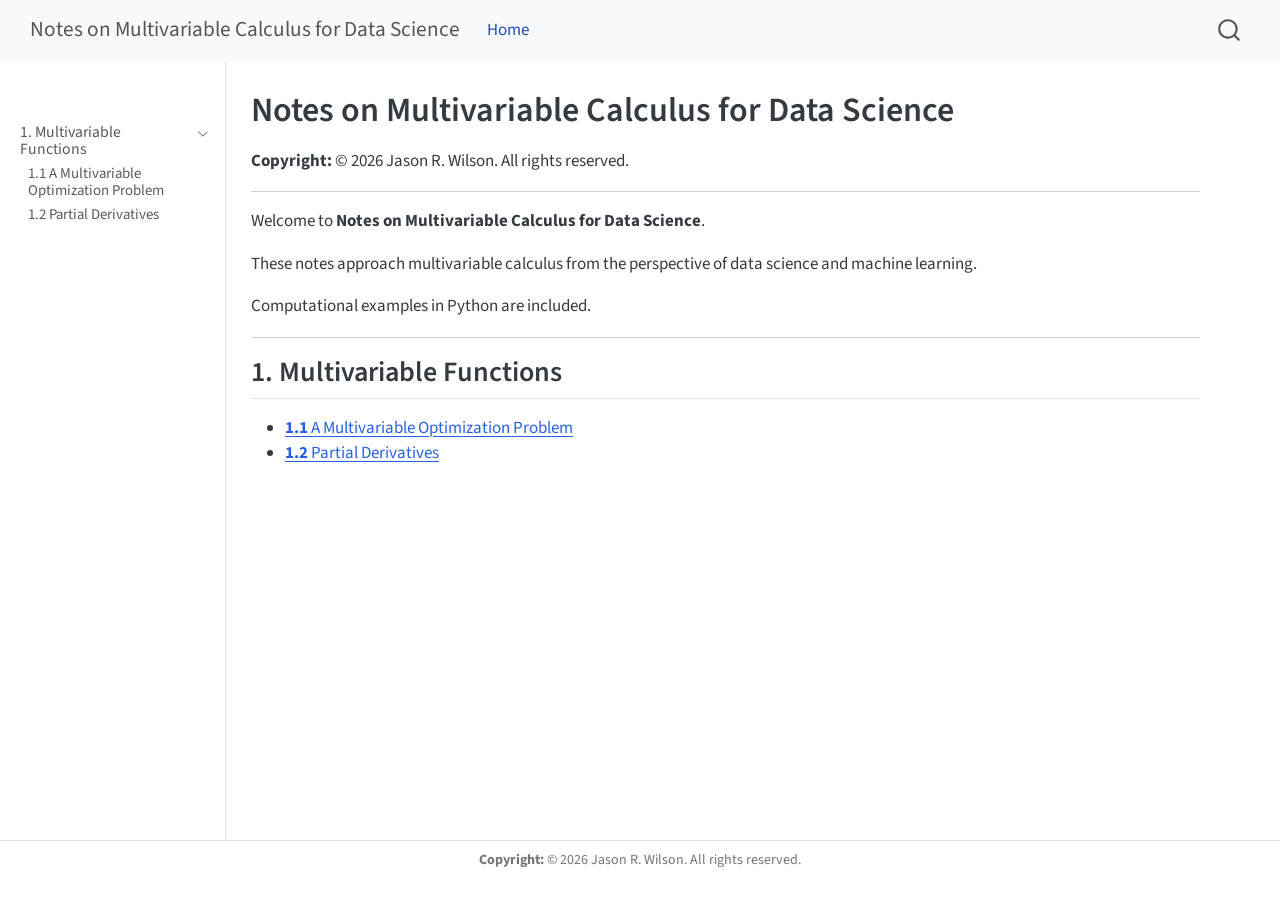
<file: docs/index.html>
<!DOCTYPE html>
<html xmlns="http://www.w3.org/1999/xhtml" lang="en" xml:lang="en"><head>

<meta charset="utf-8">
<meta name="generator" content="quarto-1.7.31">

<meta name="viewport" content="width=device-width, initial-scale=1.0, user-scalable=yes">


<title>Notes on Multivariable Calculus for Data Science</title>
<style>
code{white-space: pre-wrap;}
span.smallcaps{font-variant: small-caps;}
div.columns{display: flex; gap: min(4vw, 1.5em);}
div.column{flex: auto; overflow-x: auto;}
div.hanging-indent{margin-left: 1.5em; text-indent: -1.5em;}
ul.task-list{list-style: none;}
ul.task-list li input[type="checkbox"] {
  width: 0.8em;
  margin: 0 0.8em 0.2em -1em; /* quarto-specific, see https://github.com/quarto-dev/quarto-cli/issues/4556 */ 
  vertical-align: middle;
}
</style>


<script src="site_libs/quarto-nav/quarto-nav.js"></script>
<script src="site_libs/quarto-nav/headroom.min.js"></script>
<script src="site_libs/clipboard/clipboard.min.js"></script>
<script src="site_libs/quarto-search/autocomplete.umd.js"></script>
<script src="site_libs/quarto-search/fuse.min.js"></script>
<script src="site_libs/quarto-search/quarto-search.js"></script>
<meta name="quarto:offset" content="./">
<script src="site_libs/quarto-html/quarto.js" type="module"></script>
<script src="site_libs/quarto-html/tabsets/tabsets.js" type="module"></script>
<script src="site_libs/quarto-html/popper.min.js"></script>
<script src="site_libs/quarto-html/tippy.umd.min.js"></script>
<script src="site_libs/quarto-html/anchor.min.js"></script>
<link href="site_libs/quarto-html/tippy.css" rel="stylesheet">
<link href="site_libs/quarto-html/quarto-syntax-highlighting-e1a5c8363afafaef2c763b6775fbf3ca.css" rel="stylesheet" id="quarto-text-highlighting-styles">
<script src="site_libs/bootstrap/bootstrap.min.js"></script>
<link href="site_libs/bootstrap/bootstrap-icons.css" rel="stylesheet">
<link href="site_libs/bootstrap/bootstrap-960cc9eac5395d1658253b679c30d018.min.css" rel="stylesheet" append-hash="true" id="quarto-bootstrap" data-mode="light">
<script id="quarto-search-options" type="application/json">{
  "location": "navbar",
  "copy-button": false,
  "collapse-after": 3,
  "panel-placement": "end",
  "type": "overlay",
  "limit": 50,
  "keyboard-shortcut": [
    "f",
    "/",
    "s"
  ],
  "show-item-context": false,
  "language": {
    "search-no-results-text": "No results",
    "search-matching-documents-text": "matching documents",
    "search-copy-link-title": "Copy link to search",
    "search-hide-matches-text": "Hide additional matches",
    "search-more-match-text": "more match in this document",
    "search-more-matches-text": "more matches in this document",
    "search-clear-button-title": "Clear",
    "search-text-placeholder": "",
    "search-detached-cancel-button-title": "Cancel",
    "search-submit-button-title": "Submit",
    "search-label": "Search"
  }
}</script>


<link rel="stylesheet" href="styles.css">
</head>

<body class="nav-sidebar docked nav-fixed fullcontent quarto-light">

<div id="quarto-search-results"></div>
  <header id="quarto-header" class="headroom fixed-top">
    <nav class="navbar navbar-expand-lg " data-bs-theme="dark">
      <div class="navbar-container container-fluid">
      <div class="navbar-brand-container mx-auto">
    <a class="navbar-brand" href="./index.html">
    <span class="navbar-title">Notes on Multivariable Calculus for Data Science</span>
    </a>
  </div>
            <div id="quarto-search" class="" title="Search"></div>
          <button class="navbar-toggler" type="button" data-bs-toggle="collapse" data-bs-target="#navbarCollapse" aria-controls="navbarCollapse" role="menu" aria-expanded="false" aria-label="Toggle navigation" onclick="if (window.quartoToggleHeadroom) { window.quartoToggleHeadroom(); }">
  <span class="navbar-toggler-icon"></span>
</button>
          <div class="collapse navbar-collapse" id="navbarCollapse">
            <ul class="navbar-nav navbar-nav-scroll me-auto">
  <li class="nav-item">
    <a class="nav-link active" href="./index.html" aria-current="page"> 
<span class="menu-text">Home</span></a>
  </li>  
</ul>
          </div> <!-- /navcollapse -->
            <div class="quarto-navbar-tools">
</div>
      </div> <!-- /container-fluid -->
    </nav>
  <nav class="quarto-secondary-nav">
    <div class="container-fluid d-flex">
      <button type="button" class="quarto-btn-toggle btn" data-bs-toggle="collapse" role="button" data-bs-target=".quarto-sidebar-collapse-item" aria-controls="quarto-sidebar" aria-expanded="false" aria-label="Toggle sidebar navigation" onclick="if (window.quartoToggleHeadroom) { window.quartoToggleHeadroom(); }">
        <i class="bi bi-layout-text-sidebar-reverse"></i>
      </button>
        <nav class="quarto-page-breadcrumbs" aria-label="breadcrumb"><ol class="breadcrumb"><li class="breadcrumb-item">Notes on Multivariable Calculus for Data Science</li></ol></nav>
        <a class="flex-grow-1" role="navigation" data-bs-toggle="collapse" data-bs-target=".quarto-sidebar-collapse-item" aria-controls="quarto-sidebar" aria-expanded="false" aria-label="Toggle sidebar navigation" onclick="if (window.quartoToggleHeadroom) { window.quartoToggleHeadroom(); }">      
        </a>
      <button type="button" class="btn quarto-search-button" aria-label="Search" onclick="window.quartoOpenSearch();">
        <i class="bi bi-search"></i>
      </button>
    </div>
  </nav>
</header>
<!-- content -->
<div id="quarto-content" class="quarto-container page-columns page-rows-contents page-layout-article page-navbar">
<!-- sidebar -->
  <nav id="quarto-sidebar" class="sidebar collapse collapse-horizontal quarto-sidebar-collapse-item sidebar-navigation docked overflow-auto">
        <div class="mt-2 flex-shrink-0 align-items-center">
        <div class="sidebar-search">
        <div id="quarto-search" class="" title="Search"></div>
        </div>
        </div>
    <div class="sidebar-menu-container"> 
    <ul class="list-unstyled mt-1">
        <li class="sidebar-item sidebar-item-section">
      <div class="sidebar-item-container"> 
            <a class="sidebar-item-text sidebar-link text-start" data-bs-toggle="collapse" data-bs-target="#quarto-sidebar-section-1" role="navigation" aria-expanded="true">
 <span class="menu-text">1. Multivariable Functions</span></a>
          <a class="sidebar-item-toggle text-start" data-bs-toggle="collapse" data-bs-target="#quarto-sidebar-section-1" role="navigation" aria-expanded="true" aria-label="Toggle section">
            <i class="bi bi-chevron-right ms-2"></i>
          </a> 
      </div>
      <ul id="quarto-sidebar-section-1" class="collapse list-unstyled sidebar-section depth1 show">  
          <li class="sidebar-item">
  <div class="sidebar-item-container"> 
  <a href="./chapter1/section1_multi_opt.html" class="sidebar-item-text sidebar-link">
 <span class="menu-text">1.1 A Multivariable Optimization Problem</span></a>
  </div>
</li>
          <li class="sidebar-item">
  <div class="sidebar-item-container"> 
  <a href="./chapter1/section2_part_der.html" class="sidebar-item-text sidebar-link">
 <span class="menu-text">1.2 Partial Derivatives</span></a>
  </div>
</li>
      </ul>
  </li>
    </ul>
    </div>
</nav>
<div id="quarto-sidebar-glass" class="quarto-sidebar-collapse-item" data-bs-toggle="collapse" data-bs-target=".quarto-sidebar-collapse-item"></div>
<!-- margin-sidebar -->
    
<!-- main -->
<main class="content" id="quarto-document-content">

<header id="title-block-header" class="quarto-title-block default">
<div class="quarto-title">
<h1 class="title">Notes on Multivariable Calculus for Data Science</h1>
</div>



<div class="quarto-title-meta">

    
  
    
  </div>
  


</header>


<p><strong>Copyright:</strong> © 2026 Jason R. Wilson. All rights reserved.</p>
<hr>
<p>Welcome to <strong>Notes on Multivariable Calculus for Data Science</strong>.</p>
<p>These notes approach multivariable calculus from the perspective of data science and machine learning.</p>
<p>Computational examples in Python are included.</p>
<hr>
<section id="multivariable-functions" class="level2">
<h2 class="anchored" data-anchor-id="multivariable-functions">1. Multivariable Functions</h2>
<ul>
<li><a href="./chapter1/section1_multi_opt.html"><strong>1.1</strong> A Multivariable Optimization Problem</a></li>
<li><a href="./chapter1/section2_part_der.html"><strong>1.2</strong> Partial Derivatives</a></li>
</ul>


</section>

</main> <!-- /main -->
<script id="quarto-html-after-body" type="application/javascript">
  window.document.addEventListener("DOMContentLoaded", function (event) {
    const icon = "";
    const anchorJS = new window.AnchorJS();
    anchorJS.options = {
      placement: 'right',
      icon: icon
    };
    anchorJS.add('.anchored');
    const isCodeAnnotation = (el) => {
      for (const clz of el.classList) {
        if (clz.startsWith('code-annotation-')) {                     
          return true;
        }
      }
      return false;
    }
    const onCopySuccess = function(e) {
      // button target
      const button = e.trigger;
      // don't keep focus
      button.blur();
      // flash "checked"
      button.classList.add('code-copy-button-checked');
      var currentTitle = button.getAttribute("title");
      button.setAttribute("title", "Copied!");
      let tooltip;
      if (window.bootstrap) {
        button.setAttribute("data-bs-toggle", "tooltip");
        button.setAttribute("data-bs-placement", "left");
        button.setAttribute("data-bs-title", "Copied!");
        tooltip = new bootstrap.Tooltip(button, 
          { trigger: "manual", 
            customClass: "code-copy-button-tooltip",
            offset: [0, -8]});
        tooltip.show();    
      }
      setTimeout(function() {
        if (tooltip) {
          tooltip.hide();
          button.removeAttribute("data-bs-title");
          button.removeAttribute("data-bs-toggle");
          button.removeAttribute("data-bs-placement");
        }
        button.setAttribute("title", currentTitle);
        button.classList.remove('code-copy-button-checked');
      }, 1000);
      // clear code selection
      e.clearSelection();
    }
    const getTextToCopy = function(trigger) {
        const codeEl = trigger.previousElementSibling.cloneNode(true);
        for (const childEl of codeEl.children) {
          if (isCodeAnnotation(childEl)) {
            childEl.remove();
          }
        }
        return codeEl.innerText;
    }
    const clipboard = new window.ClipboardJS('.code-copy-button:not([data-in-quarto-modal])', {
      text: getTextToCopy
    });
    clipboard.on('success', onCopySuccess);
    if (window.document.getElementById('quarto-embedded-source-code-modal')) {
      const clipboardModal = new window.ClipboardJS('.code-copy-button[data-in-quarto-modal]', {
        text: getTextToCopy,
        container: window.document.getElementById('quarto-embedded-source-code-modal')
      });
      clipboardModal.on('success', onCopySuccess);
    }
      var localhostRegex = new RegExp(/^(?:http|https):\/\/localhost\:?[0-9]*\//);
      var mailtoRegex = new RegExp(/^mailto:/);
        var filterRegex = new RegExp('/' + window.location.host + '/');
      var isInternal = (href) => {
          return filterRegex.test(href) || localhostRegex.test(href) || mailtoRegex.test(href);
      }
      // Inspect non-navigation links and adorn them if external
     var links = window.document.querySelectorAll('a[href]:not(.nav-link):not(.navbar-brand):not(.toc-action):not(.sidebar-link):not(.sidebar-item-toggle):not(.pagination-link):not(.no-external):not([aria-hidden]):not(.dropdown-item):not(.quarto-navigation-tool):not(.about-link)');
      for (var i=0; i<links.length; i++) {
        const link = links[i];
        if (!isInternal(link.href)) {
          // undo the damage that might have been done by quarto-nav.js in the case of
          // links that we want to consider external
          if (link.dataset.originalHref !== undefined) {
            link.href = link.dataset.originalHref;
          }
        }
      }
    function tippyHover(el, contentFn, onTriggerFn, onUntriggerFn) {
      const config = {
        allowHTML: true,
        maxWidth: 500,
        delay: 100,
        arrow: false,
        appendTo: function(el) {
            return el.parentElement;
        },
        interactive: true,
        interactiveBorder: 10,
        theme: 'quarto',
        placement: 'bottom-start',
      };
      if (contentFn) {
        config.content = contentFn;
      }
      if (onTriggerFn) {
        config.onTrigger = onTriggerFn;
      }
      if (onUntriggerFn) {
        config.onUntrigger = onUntriggerFn;
      }
      window.tippy(el, config); 
    }
    const noterefs = window.document.querySelectorAll('a[role="doc-noteref"]');
    for (var i=0; i<noterefs.length; i++) {
      const ref = noterefs[i];
      tippyHover(ref, function() {
        // use id or data attribute instead here
        let href = ref.getAttribute('data-footnote-href') || ref.getAttribute('href');
        try { href = new URL(href).hash; } catch {}
        const id = href.replace(/^#\/?/, "");
        const note = window.document.getElementById(id);
        if (note) {
          return note.innerHTML;
        } else {
          return "";
        }
      });
    }
    const xrefs = window.document.querySelectorAll('a.quarto-xref');
    const processXRef = (id, note) => {
      // Strip column container classes
      const stripColumnClz = (el) => {
        el.classList.remove("page-full", "page-columns");
        if (el.children) {
          for (const child of el.children) {
            stripColumnClz(child);
          }
        }
      }
      stripColumnClz(note)
      if (id === null || id.startsWith('sec-')) {
        // Special case sections, only their first couple elements
        const container = document.createElement("div");
        if (note.children && note.children.length > 2) {
          container.appendChild(note.children[0].cloneNode(true));
          for (let i = 1; i < note.children.length; i++) {
            const child = note.children[i];
            if (child.tagName === "P" && child.innerText === "") {
              continue;
            } else {
              container.appendChild(child.cloneNode(true));
              break;
            }
          }
          if (window.Quarto?.typesetMath) {
            window.Quarto.typesetMath(container);
          }
          return container.innerHTML
        } else {
          if (window.Quarto?.typesetMath) {
            window.Quarto.typesetMath(note);
          }
          return note.innerHTML;
        }
      } else {
        // Remove any anchor links if they are present
        const anchorLink = note.querySelector('a.anchorjs-link');
        if (anchorLink) {
          anchorLink.remove();
        }
        if (window.Quarto?.typesetMath) {
          window.Quarto.typesetMath(note);
        }
        if (note.classList.contains("callout")) {
          return note.outerHTML;
        } else {
          return note.innerHTML;
        }
      }
    }
    for (var i=0; i<xrefs.length; i++) {
      const xref = xrefs[i];
      tippyHover(xref, undefined, function(instance) {
        instance.disable();
        let url = xref.getAttribute('href');
        let hash = undefined; 
        if (url.startsWith('#')) {
          hash = url;
        } else {
          try { hash = new URL(url).hash; } catch {}
        }
        if (hash) {
          const id = hash.replace(/^#\/?/, "");
          const note = window.document.getElementById(id);
          if (note !== null) {
            try {
              const html = processXRef(id, note.cloneNode(true));
              instance.setContent(html);
            } finally {
              instance.enable();
              instance.show();
            }
          } else {
            // See if we can fetch this
            fetch(url.split('#')[0])
            .then(res => res.text())
            .then(html => {
              const parser = new DOMParser();
              const htmlDoc = parser.parseFromString(html, "text/html");
              const note = htmlDoc.getElementById(id);
              if (note !== null) {
                const html = processXRef(id, note);
                instance.setContent(html);
              } 
            }).finally(() => {
              instance.enable();
              instance.show();
            });
          }
        } else {
          // See if we can fetch a full url (with no hash to target)
          // This is a special case and we should probably do some content thinning / targeting
          fetch(url)
          .then(res => res.text())
          .then(html => {
            const parser = new DOMParser();
            const htmlDoc = parser.parseFromString(html, "text/html");
            const note = htmlDoc.querySelector('main.content');
            if (note !== null) {
              // This should only happen for chapter cross references
              // (since there is no id in the URL)
              // remove the first header
              if (note.children.length > 0 && note.children[0].tagName === "HEADER") {
                note.children[0].remove();
              }
              const html = processXRef(null, note);
              instance.setContent(html);
            } 
          }).finally(() => {
            instance.enable();
            instance.show();
          });
        }
      }, function(instance) {
      });
    }
        let selectedAnnoteEl;
        const selectorForAnnotation = ( cell, annotation) => {
          let cellAttr = 'data-code-cell="' + cell + '"';
          let lineAttr = 'data-code-annotation="' +  annotation + '"';
          const selector = 'span[' + cellAttr + '][' + lineAttr + ']';
          return selector;
        }
        const selectCodeLines = (annoteEl) => {
          const doc = window.document;
          const targetCell = annoteEl.getAttribute("data-target-cell");
          const targetAnnotation = annoteEl.getAttribute("data-target-annotation");
          const annoteSpan = window.document.querySelector(selectorForAnnotation(targetCell, targetAnnotation));
          const lines = annoteSpan.getAttribute("data-code-lines").split(",");
          const lineIds = lines.map((line) => {
            return targetCell + "-" + line;
          })
          let top = null;
          let height = null;
          let parent = null;
          if (lineIds.length > 0) {
              //compute the position of the single el (top and bottom and make a div)
              const el = window.document.getElementById(lineIds[0]);
              top = el.offsetTop;
              height = el.offsetHeight;
              parent = el.parentElement.parentElement;
            if (lineIds.length > 1) {
              const lastEl = window.document.getElementById(lineIds[lineIds.length - 1]);
              const bottom = lastEl.offsetTop + lastEl.offsetHeight;
              height = bottom - top;
            }
            if (top !== null && height !== null && parent !== null) {
              // cook up a div (if necessary) and position it 
              let div = window.document.getElementById("code-annotation-line-highlight");
              if (div === null) {
                div = window.document.createElement("div");
                div.setAttribute("id", "code-annotation-line-highlight");
                div.style.position = 'absolute';
                parent.appendChild(div);
              }
              div.style.top = top - 2 + "px";
              div.style.height = height + 4 + "px";
              div.style.left = 0;
              let gutterDiv = window.document.getElementById("code-annotation-line-highlight-gutter");
              if (gutterDiv === null) {
                gutterDiv = window.document.createElement("div");
                gutterDiv.setAttribute("id", "code-annotation-line-highlight-gutter");
                gutterDiv.style.position = 'absolute';
                const codeCell = window.document.getElementById(targetCell);
                const gutter = codeCell.querySelector('.code-annotation-gutter');
                gutter.appendChild(gutterDiv);
              }
              gutterDiv.style.top = top - 2 + "px";
              gutterDiv.style.height = height + 4 + "px";
            }
            selectedAnnoteEl = annoteEl;
          }
        };
        const unselectCodeLines = () => {
          const elementsIds = ["code-annotation-line-highlight", "code-annotation-line-highlight-gutter"];
          elementsIds.forEach((elId) => {
            const div = window.document.getElementById(elId);
            if (div) {
              div.remove();
            }
          });
          selectedAnnoteEl = undefined;
        };
          // Handle positioning of the toggle
      window.addEventListener(
        "resize",
        throttle(() => {
          elRect = undefined;
          if (selectedAnnoteEl) {
            selectCodeLines(selectedAnnoteEl);
          }
        }, 10)
      );
      function throttle(fn, ms) {
      let throttle = false;
      let timer;
        return (...args) => {
          if(!throttle) { // first call gets through
              fn.apply(this, args);
              throttle = true;
          } else { // all the others get throttled
              if(timer) clearTimeout(timer); // cancel #2
              timer = setTimeout(() => {
                fn.apply(this, args);
                timer = throttle = false;
              }, ms);
          }
        };
      }
        // Attach click handler to the DT
        const annoteDls = window.document.querySelectorAll('dt[data-target-cell]');
        for (const annoteDlNode of annoteDls) {
          annoteDlNode.addEventListener('click', (event) => {
            const clickedEl = event.target;
            if (clickedEl !== selectedAnnoteEl) {
              unselectCodeLines();
              const activeEl = window.document.querySelector('dt[data-target-cell].code-annotation-active');
              if (activeEl) {
                activeEl.classList.remove('code-annotation-active');
              }
              selectCodeLines(clickedEl);
              clickedEl.classList.add('code-annotation-active');
            } else {
              // Unselect the line
              unselectCodeLines();
              clickedEl.classList.remove('code-annotation-active');
            }
          });
        }
    const findCites = (el) => {
      const parentEl = el.parentElement;
      if (parentEl) {
        const cites = parentEl.dataset.cites;
        if (cites) {
          return {
            el,
            cites: cites.split(' ')
          };
        } else {
          return findCites(el.parentElement)
        }
      } else {
        return undefined;
      }
    };
    var bibliorefs = window.document.querySelectorAll('a[role="doc-biblioref"]');
    for (var i=0; i<bibliorefs.length; i++) {
      const ref = bibliorefs[i];
      const citeInfo = findCites(ref);
      if (citeInfo) {
        tippyHover(citeInfo.el, function() {
          var popup = window.document.createElement('div');
          citeInfo.cites.forEach(function(cite) {
            var citeDiv = window.document.createElement('div');
            citeDiv.classList.add('hanging-indent');
            citeDiv.classList.add('csl-entry');
            var biblioDiv = window.document.getElementById('ref-' + cite);
            if (biblioDiv) {
              citeDiv.innerHTML = biblioDiv.innerHTML;
            }
            popup.appendChild(citeDiv);
          });
          return popup.innerHTML;
        });
      }
    }
  });
  </script>
</div> <!-- /content -->
<footer class="footer">
  <div class="nav-footer">
    <div class="nav-footer-left">
      &nbsp;
    </div>   
    <div class="nav-footer-center">
<p><strong>Copyright:</strong> © 2026 Jason R. Wilson. All rights reserved.</p>
</div>
    <div class="nav-footer-right">
      &nbsp;
    </div>
  </div>
</footer>




</body></html>
</file>
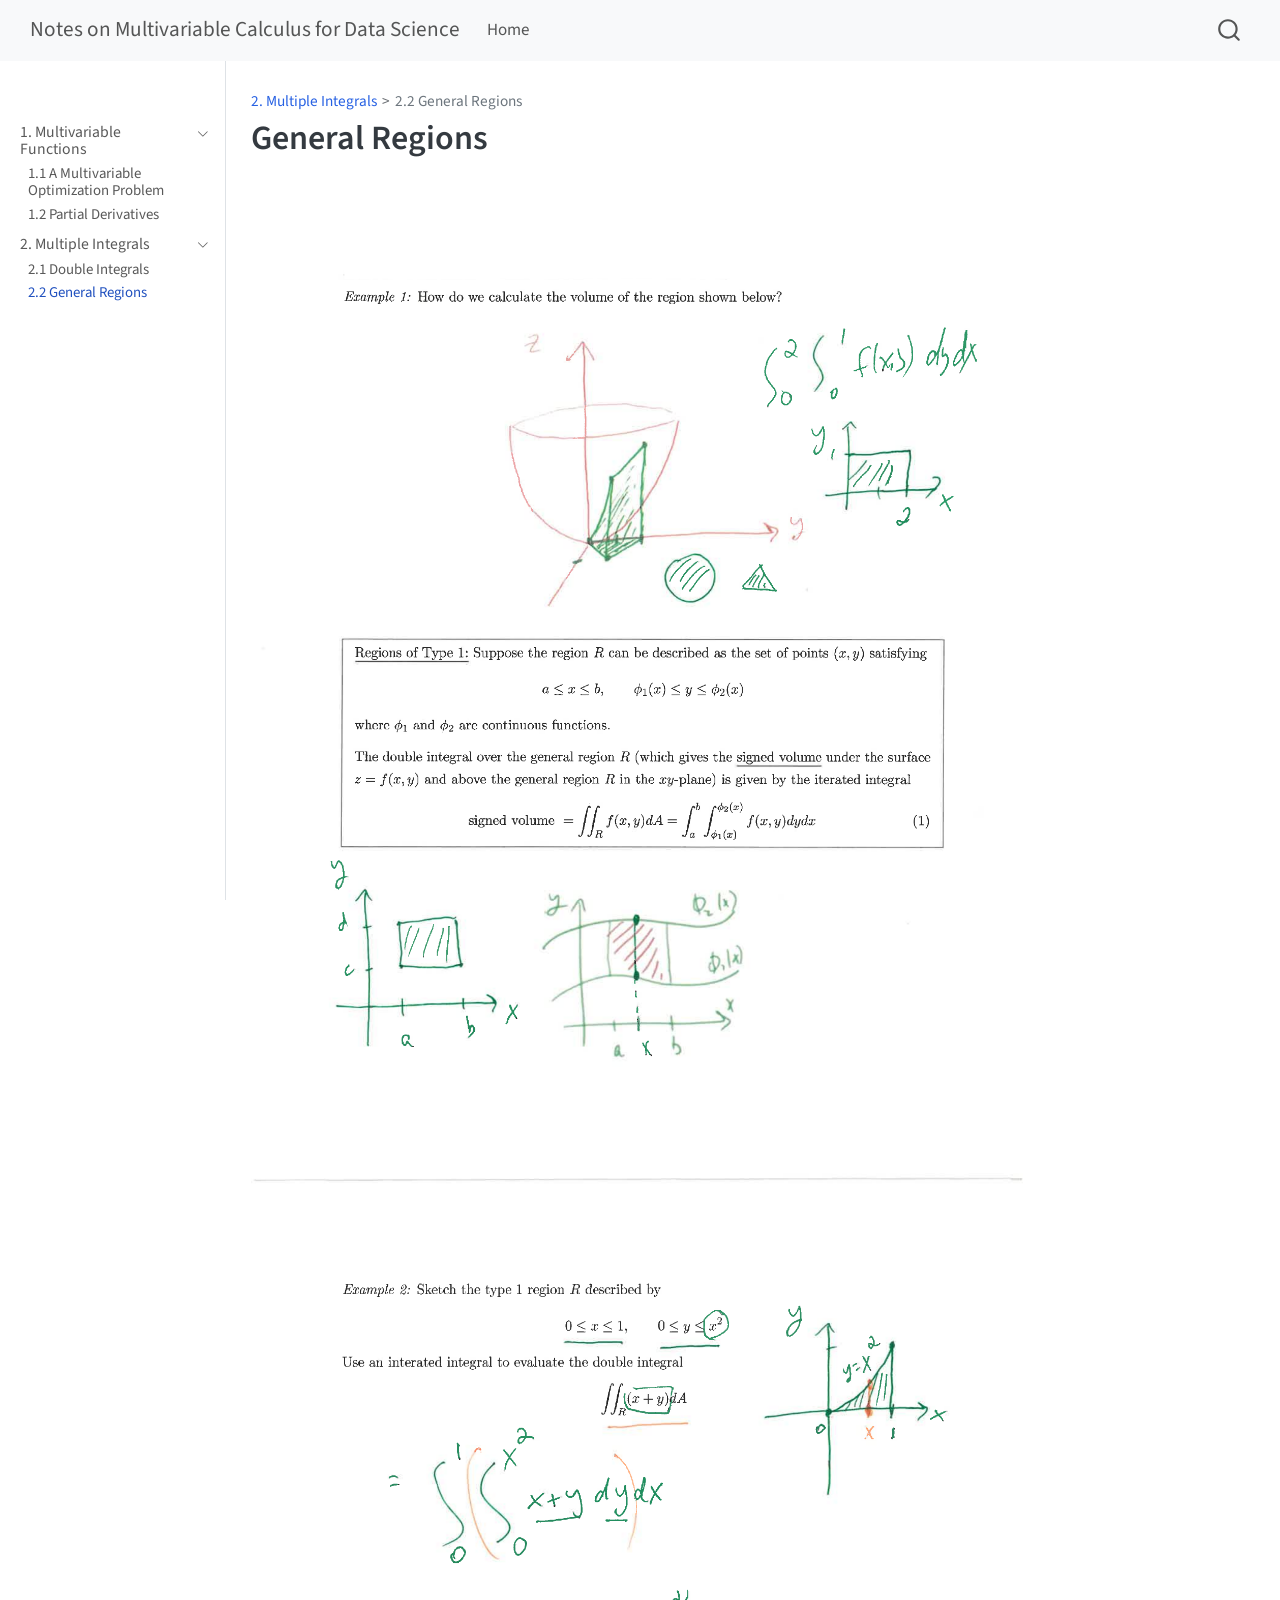
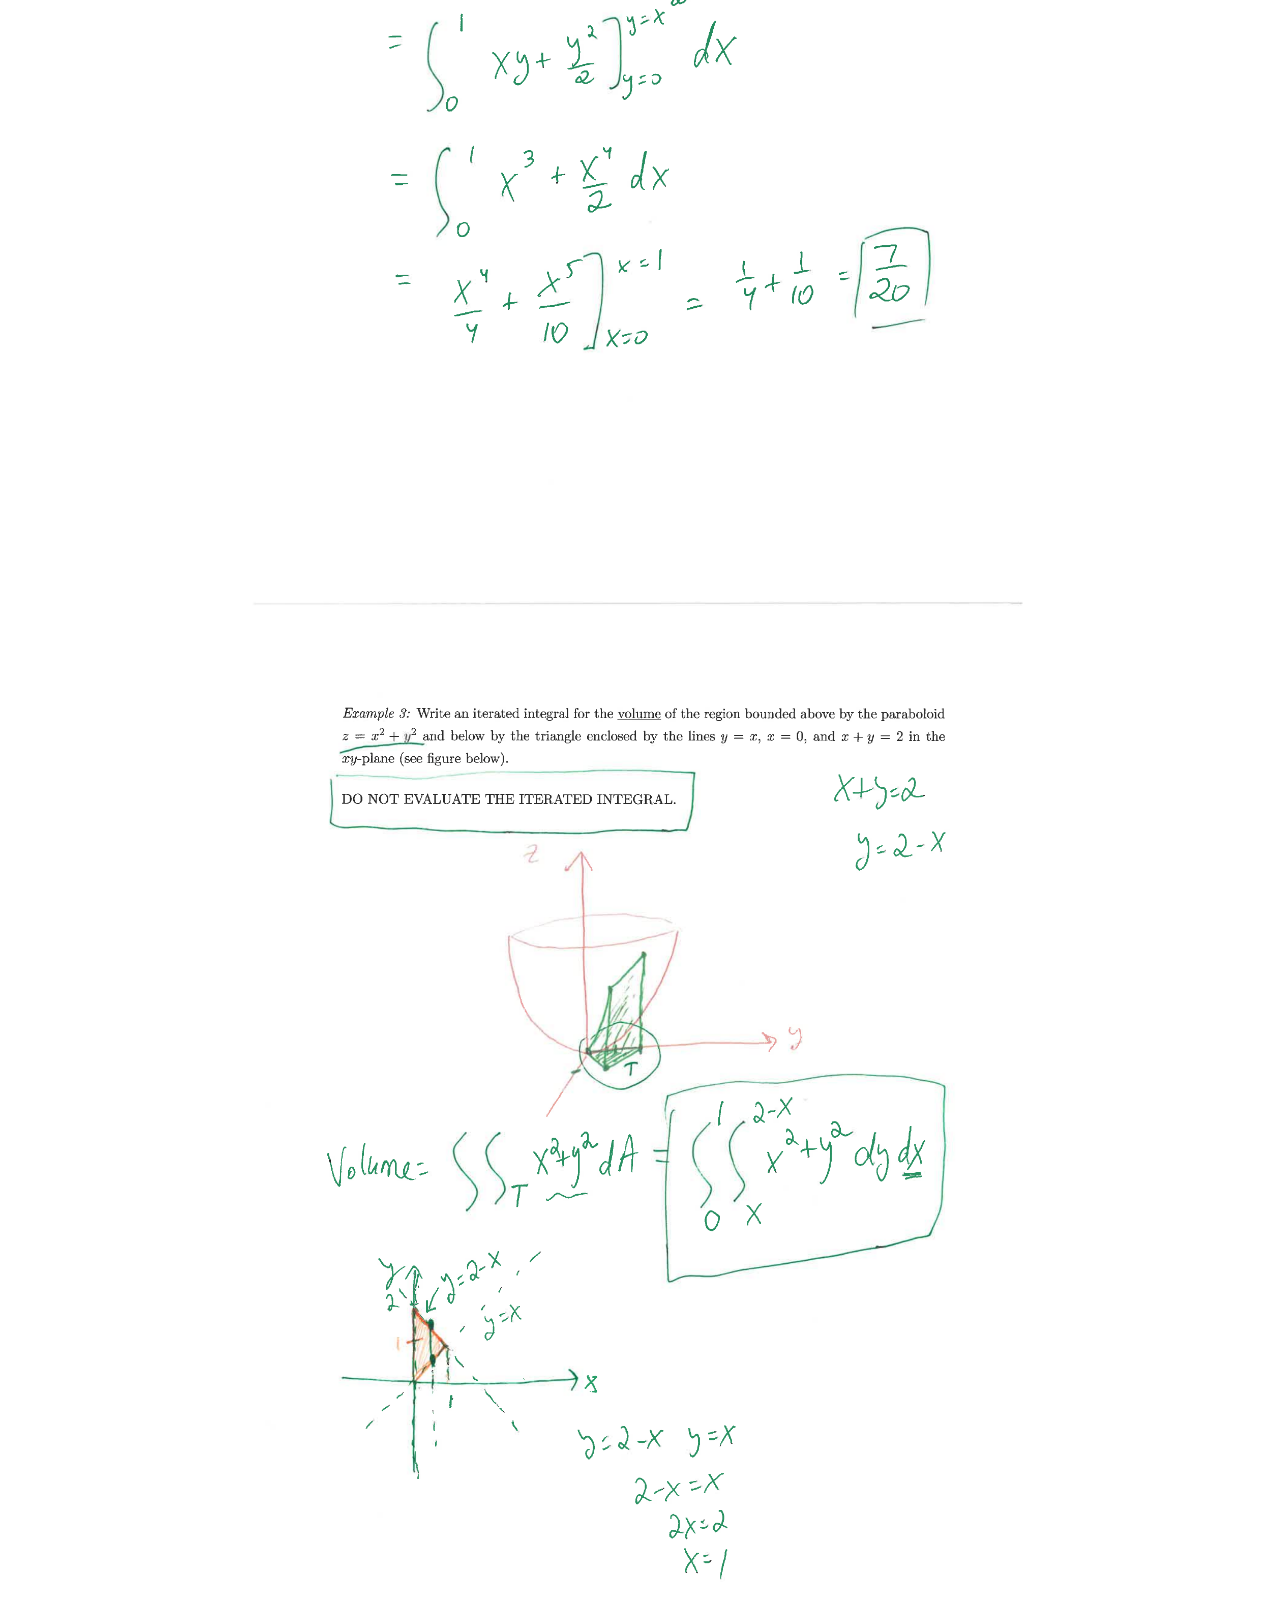
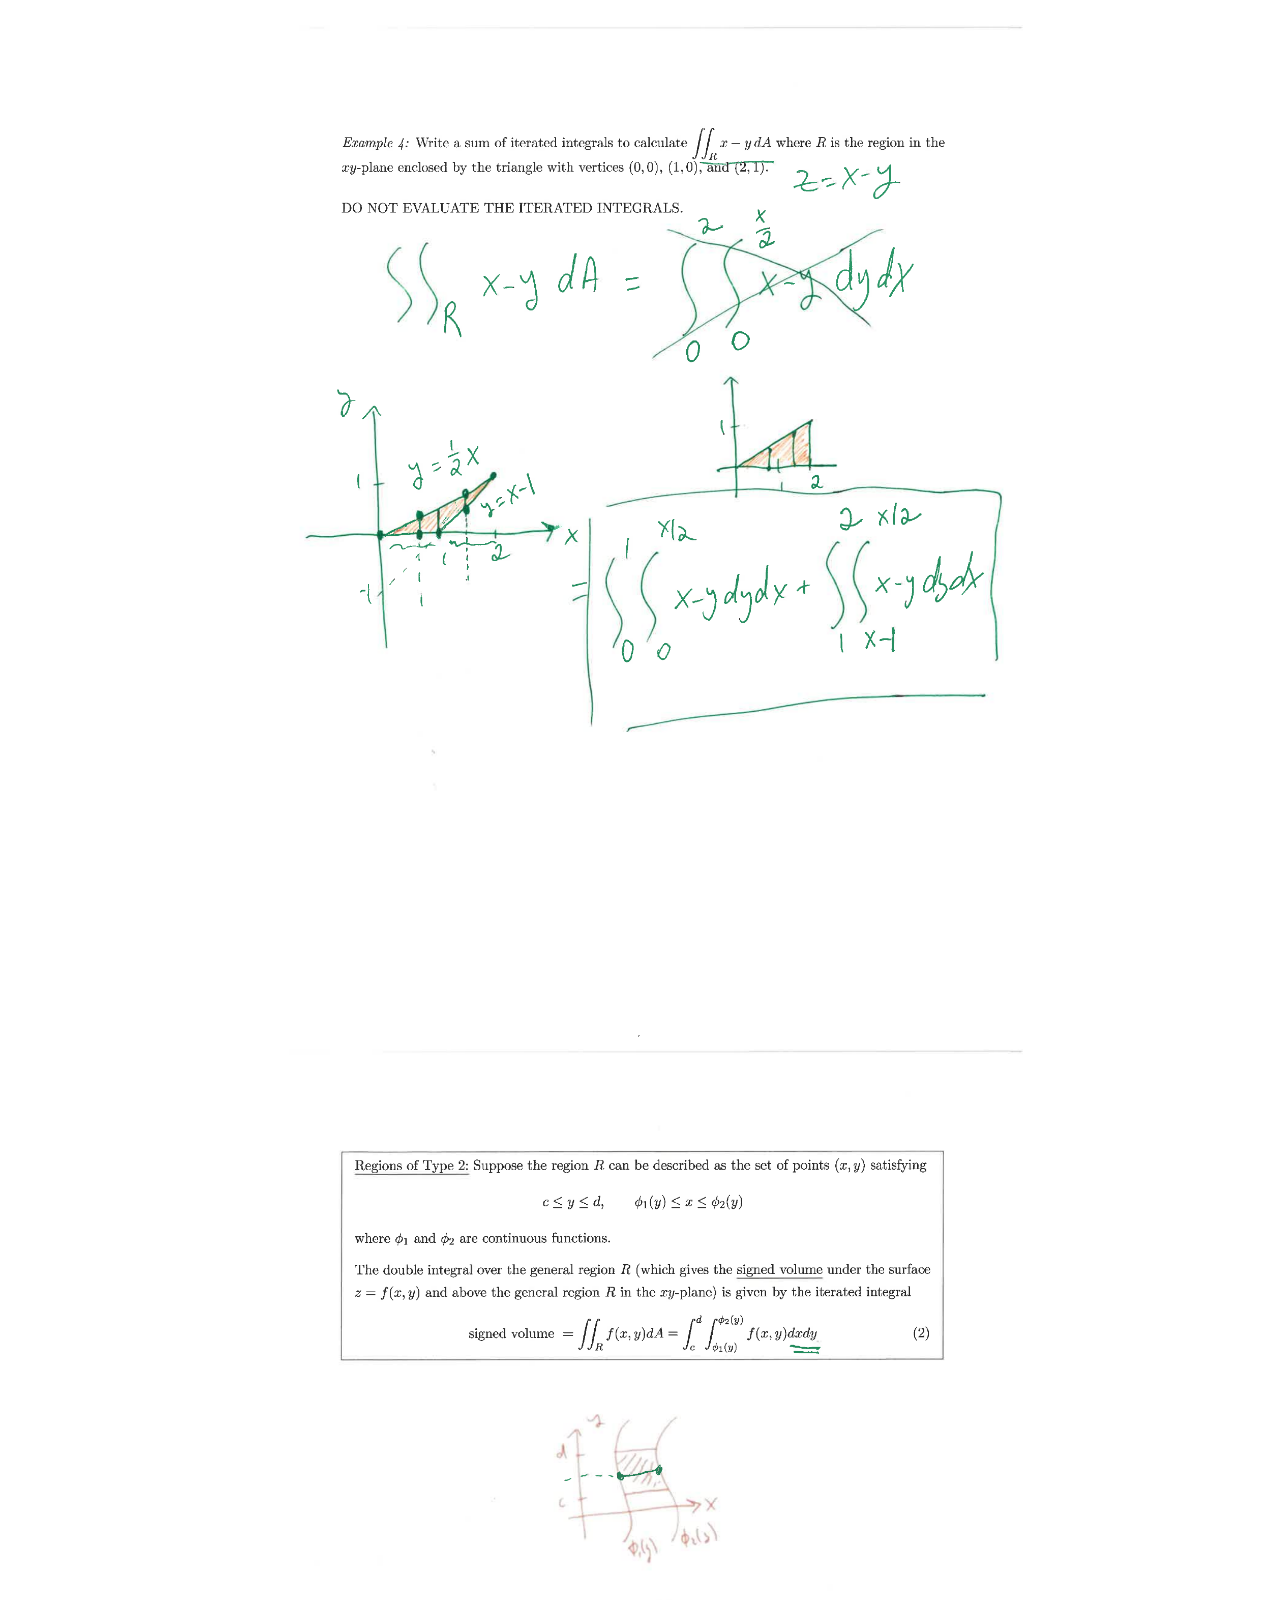
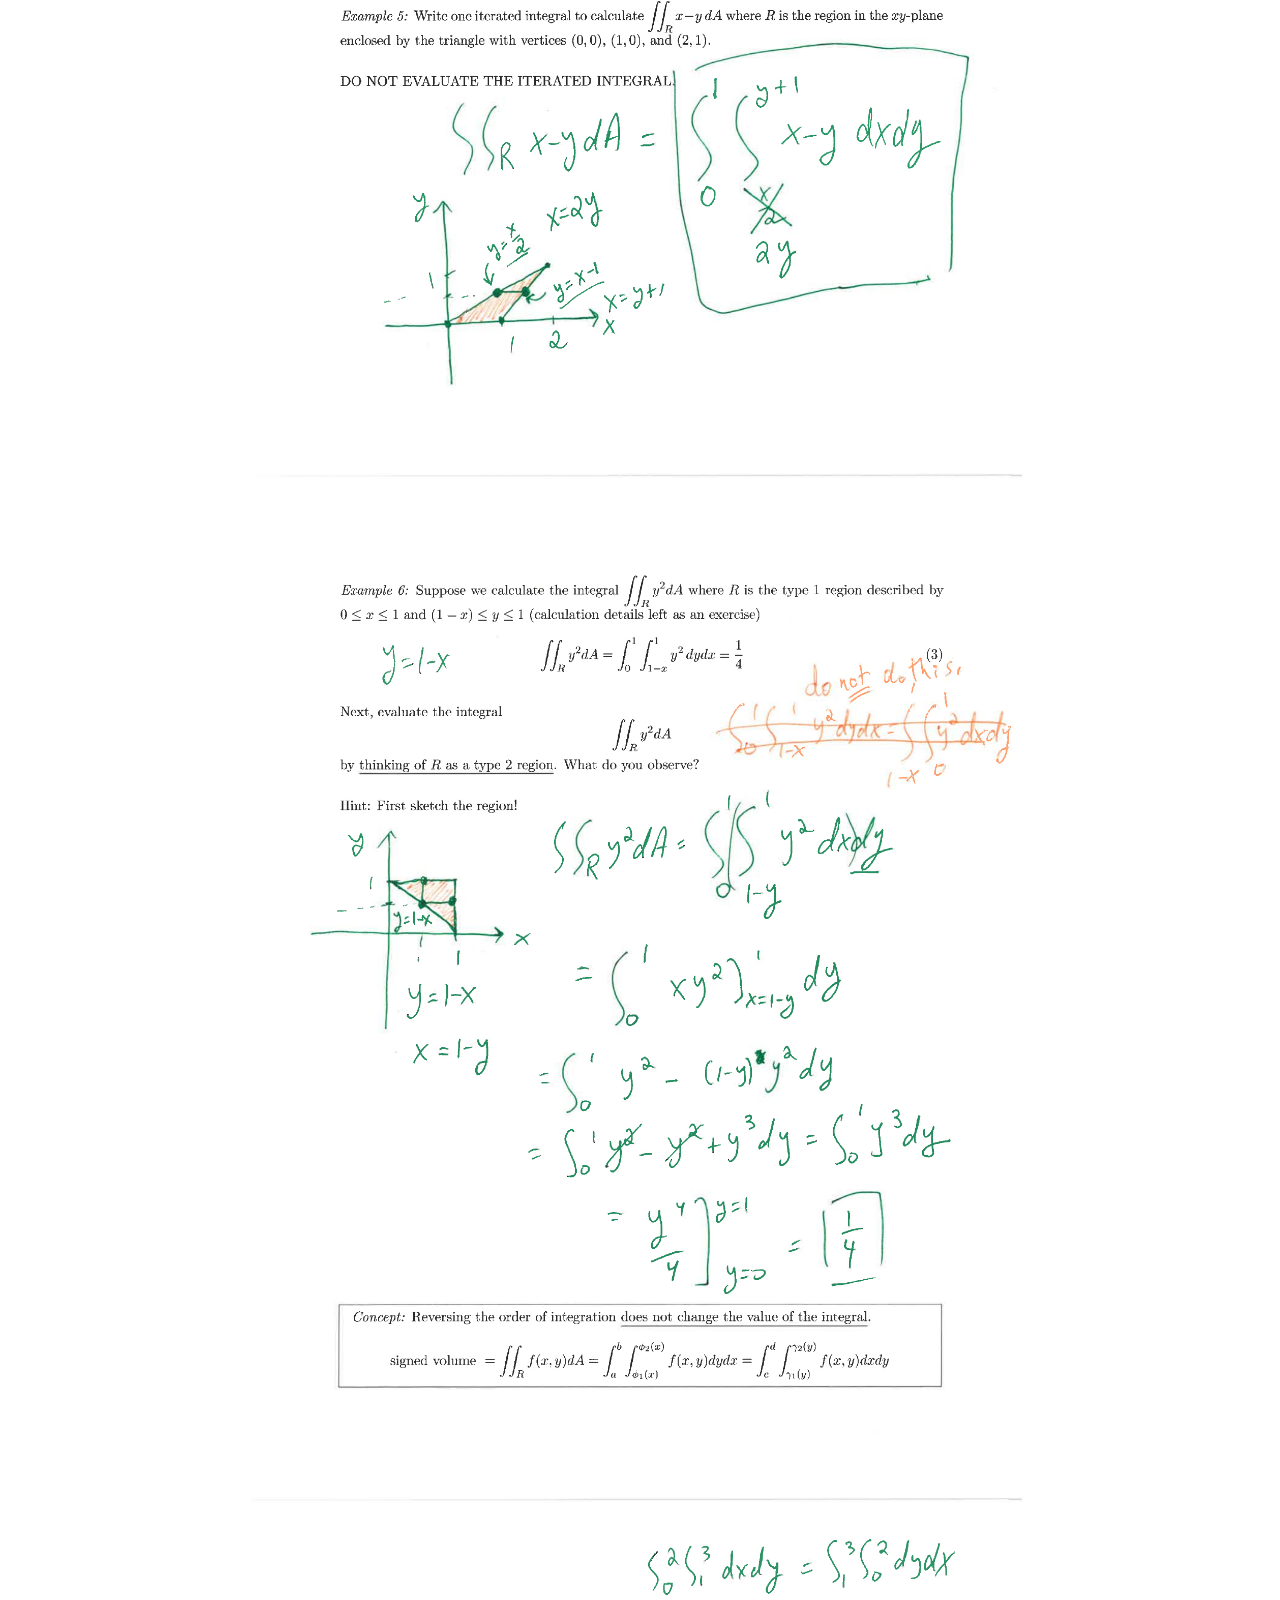
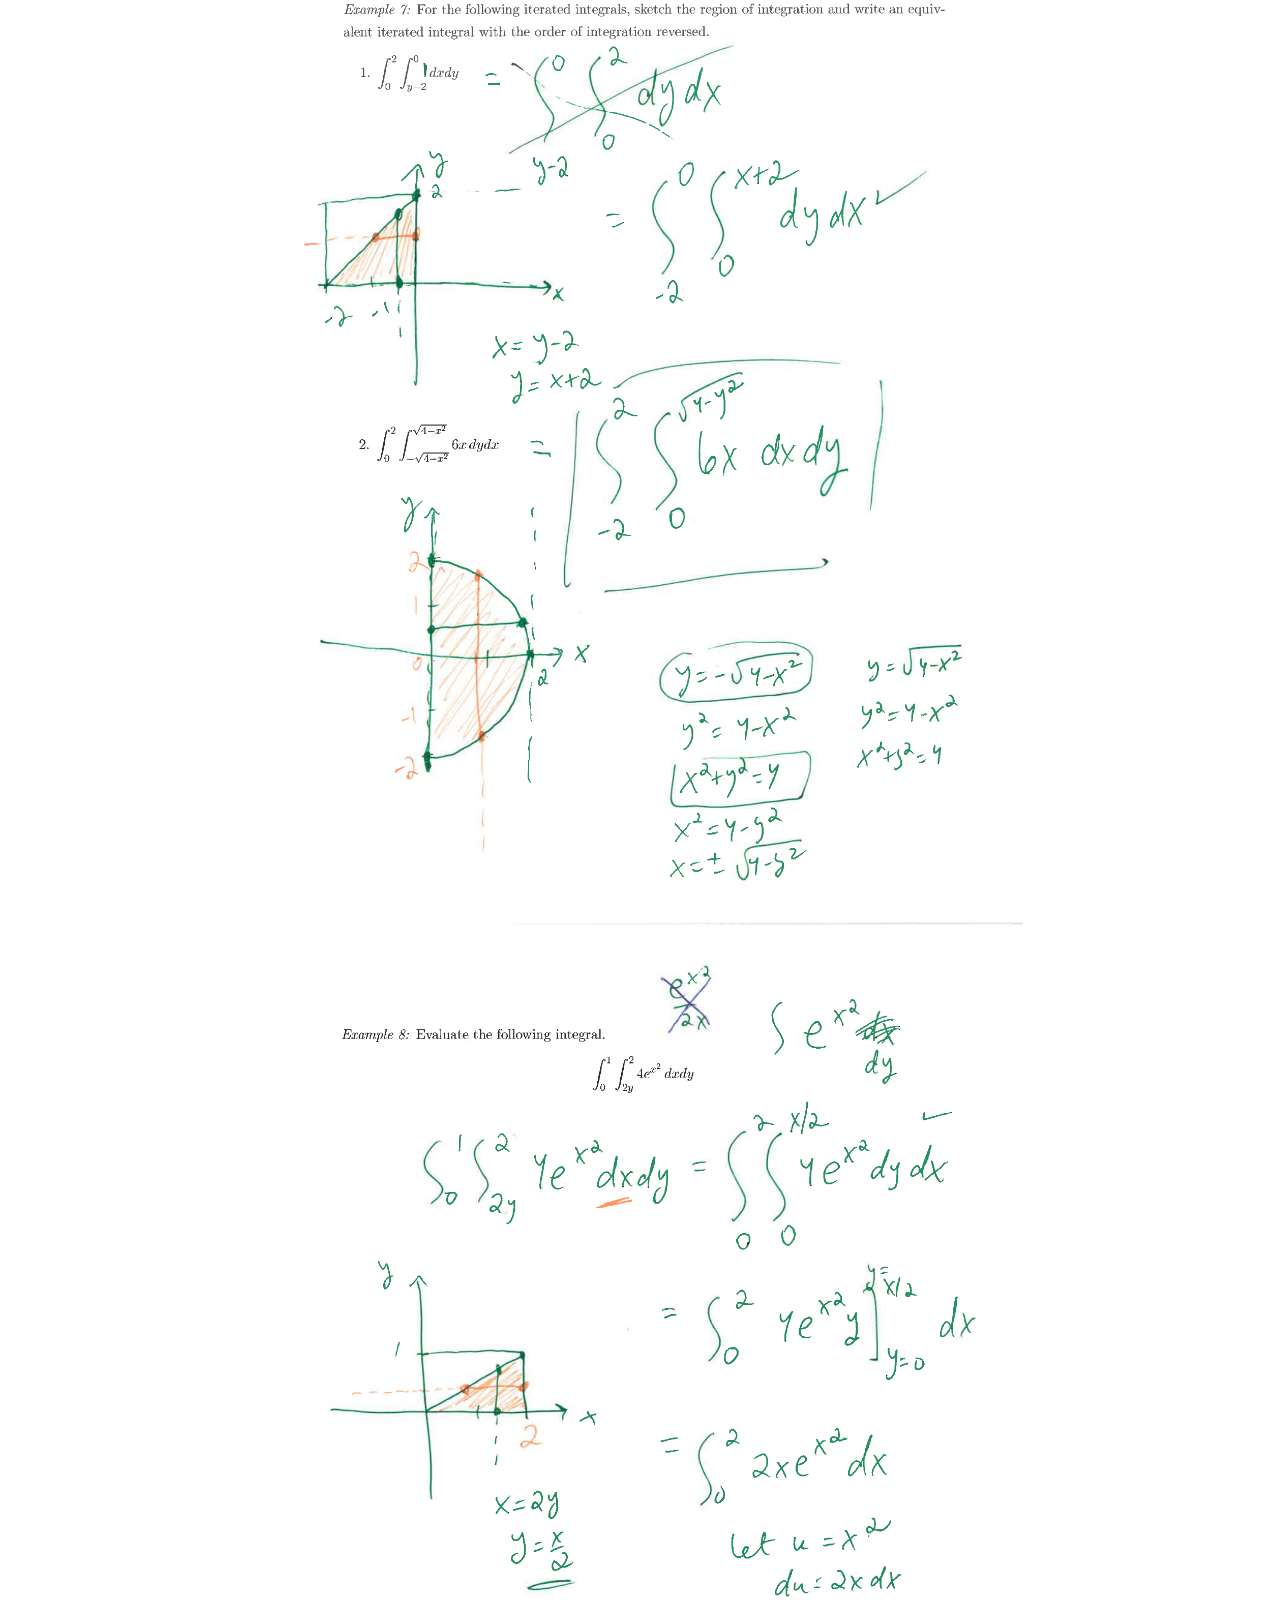
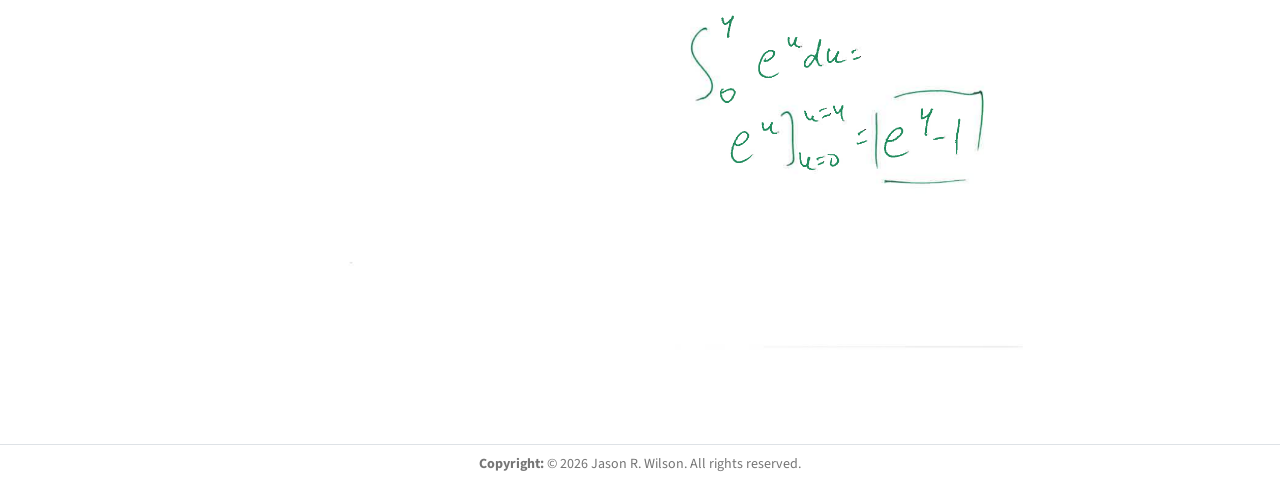
<file: docs/chapter2/section2_general_regions.html>
<!DOCTYPE html>
<html xmlns="http://www.w3.org/1999/xhtml" lang="en" xml:lang="en"><head>

<meta charset="utf-8">
<meta name="generator" content="quarto-1.7.31">

<meta name="viewport" content="width=device-width, initial-scale=1.0, user-scalable=yes">


<title>General Regions – Notes on Multivariable Calculus for Data Science</title>
<style>
code{white-space: pre-wrap;}
span.smallcaps{font-variant: small-caps;}
div.columns{display: flex; gap: min(4vw, 1.5em);}
div.column{flex: auto; overflow-x: auto;}
div.hanging-indent{margin-left: 1.5em; text-indent: -1.5em;}
ul.task-list{list-style: none;}
ul.task-list li input[type="checkbox"] {
  width: 0.8em;
  margin: 0 0.8em 0.2em -1em; /* quarto-specific, see https://github.com/quarto-dev/quarto-cli/issues/4556 */ 
  vertical-align: middle;
}
</style>


<script src="../site_libs/quarto-nav/quarto-nav.js"></script>
<script src="../site_libs/quarto-nav/headroom.min.js"></script>
<script src="../site_libs/clipboard/clipboard.min.js"></script>
<script src="../site_libs/quarto-search/autocomplete.umd.js"></script>
<script src="../site_libs/quarto-search/fuse.min.js"></script>
<script src="../site_libs/quarto-search/quarto-search.js"></script>
<meta name="quarto:offset" content="../">
<script src="../site_libs/quarto-html/quarto.js" type="module"></script>
<script src="../site_libs/quarto-html/tabsets/tabsets.js" type="module"></script>
<script src="../site_libs/quarto-html/popper.min.js"></script>
<script src="../site_libs/quarto-html/tippy.umd.min.js"></script>
<script src="../site_libs/quarto-html/anchor.min.js"></script>
<link href="../site_libs/quarto-html/tippy.css" rel="stylesheet">
<link href="../site_libs/quarto-html/quarto-syntax-highlighting-e1a5c8363afafaef2c763b6775fbf3ca.css" rel="stylesheet" id="quarto-text-highlighting-styles">
<script src="../site_libs/bootstrap/bootstrap.min.js"></script>
<link href="../site_libs/bootstrap/bootstrap-icons.css" rel="stylesheet">
<link href="../site_libs/bootstrap/bootstrap-960cc9eac5395d1658253b679c30d018.min.css" rel="stylesheet" append-hash="true" id="quarto-bootstrap" data-mode="light">
<script id="quarto-search-options" type="application/json">{
  "location": "navbar",
  "copy-button": false,
  "collapse-after": 3,
  "panel-placement": "end",
  "type": "overlay",
  "limit": 50,
  "keyboard-shortcut": [
    "f",
    "/",
    "s"
  ],
  "show-item-context": false,
  "language": {
    "search-no-results-text": "No results",
    "search-matching-documents-text": "matching documents",
    "search-copy-link-title": "Copy link to search",
    "search-hide-matches-text": "Hide additional matches",
    "search-more-match-text": "more match in this document",
    "search-more-matches-text": "more matches in this document",
    "search-clear-button-title": "Clear",
    "search-text-placeholder": "",
    "search-detached-cancel-button-title": "Cancel",
    "search-submit-button-title": "Submit",
    "search-label": "Search"
  }
}</script>


<link rel="stylesheet" href="../styles.css">
</head>

<body class="nav-sidebar docked nav-fixed quarto-light">

<div id="quarto-search-results"></div>
  <header id="quarto-header" class="headroom fixed-top">
    <nav class="navbar navbar-expand-lg " data-bs-theme="dark">
      <div class="navbar-container container-fluid">
      <div class="navbar-brand-container mx-auto">
    <a class="navbar-brand" href="../index.html">
    <span class="navbar-title">Notes on Multivariable Calculus for Data Science</span>
    </a>
  </div>
            <div id="quarto-search" class="" title="Search"></div>
          <button class="navbar-toggler" type="button" data-bs-toggle="collapse" data-bs-target="#navbarCollapse" aria-controls="navbarCollapse" role="menu" aria-expanded="false" aria-label="Toggle navigation" onclick="if (window.quartoToggleHeadroom) { window.quartoToggleHeadroom(); }">
  <span class="navbar-toggler-icon"></span>
</button>
          <div class="collapse navbar-collapse" id="navbarCollapse">
            <ul class="navbar-nav navbar-nav-scroll me-auto">
  <li class="nav-item">
    <a class="nav-link" href="../index.html"> 
<span class="menu-text">Home</span></a>
  </li>  
</ul>
          </div> <!-- /navcollapse -->
            <div class="quarto-navbar-tools">
</div>
      </div> <!-- /container-fluid -->
    </nav>
  <nav class="quarto-secondary-nav">
    <div class="container-fluid d-flex">
      <button type="button" class="quarto-btn-toggle btn" data-bs-toggle="collapse" role="button" data-bs-target=".quarto-sidebar-collapse-item" aria-controls="quarto-sidebar" aria-expanded="false" aria-label="Toggle sidebar navigation" onclick="if (window.quartoToggleHeadroom) { window.quartoToggleHeadroom(); }">
        <i class="bi bi-layout-text-sidebar-reverse"></i>
      </button>
        <nav class="quarto-page-breadcrumbs" aria-label="breadcrumb"><ol class="breadcrumb"><li class="breadcrumb-item"><a href="../chapter2/section1_double_int.html">2. Multiple Integrals</a></li><li class="breadcrumb-item"><a href="../chapter2/section2_general_regions.html">2.2 General Regions</a></li></ol></nav>
        <a class="flex-grow-1" role="navigation" data-bs-toggle="collapse" data-bs-target=".quarto-sidebar-collapse-item" aria-controls="quarto-sidebar" aria-expanded="false" aria-label="Toggle sidebar navigation" onclick="if (window.quartoToggleHeadroom) { window.quartoToggleHeadroom(); }">      
        </a>
      <button type="button" class="btn quarto-search-button" aria-label="Search" onclick="window.quartoOpenSearch();">
        <i class="bi bi-search"></i>
      </button>
    </div>
  </nav>
</header>
<!-- content -->
<div id="quarto-content" class="quarto-container page-columns page-rows-contents page-layout-article page-navbar">
<!-- sidebar -->
  <nav id="quarto-sidebar" class="sidebar collapse collapse-horizontal quarto-sidebar-collapse-item sidebar-navigation docked overflow-auto">
        <div class="mt-2 flex-shrink-0 align-items-center">
        <div class="sidebar-search">
        <div id="quarto-search" class="" title="Search"></div>
        </div>
        </div>
    <div class="sidebar-menu-container"> 
    <ul class="list-unstyled mt-1">
        <li class="sidebar-item sidebar-item-section">
      <div class="sidebar-item-container"> 
            <a class="sidebar-item-text sidebar-link text-start" data-bs-toggle="collapse" data-bs-target="#quarto-sidebar-section-1" role="navigation" aria-expanded="true">
 <span class="menu-text">1. Multivariable Functions</span></a>
          <a class="sidebar-item-toggle text-start" data-bs-toggle="collapse" data-bs-target="#quarto-sidebar-section-1" role="navigation" aria-expanded="true" aria-label="Toggle section">
            <i class="bi bi-chevron-right ms-2"></i>
          </a> 
      </div>
      <ul id="quarto-sidebar-section-1" class="collapse list-unstyled sidebar-section depth1 show">  
          <li class="sidebar-item">
  <div class="sidebar-item-container"> 
  <a href="../chapter1/section1_multi_opt.html" class="sidebar-item-text sidebar-link">
 <span class="menu-text">1.1 A Multivariable Optimization Problem</span></a>
  </div>
</li>
          <li class="sidebar-item">
  <div class="sidebar-item-container"> 
  <a href="../chapter1/section2_part_der.html" class="sidebar-item-text sidebar-link">
 <span class="menu-text">1.2 Partial Derivatives</span></a>
  </div>
</li>
      </ul>
  </li>
        <li class="sidebar-item sidebar-item-section">
      <div class="sidebar-item-container"> 
            <a class="sidebar-item-text sidebar-link text-start" data-bs-toggle="collapse" data-bs-target="#quarto-sidebar-section-2" role="navigation" aria-expanded="true">
 <span class="menu-text">2. Multiple Integrals</span></a>
          <a class="sidebar-item-toggle text-start" data-bs-toggle="collapse" data-bs-target="#quarto-sidebar-section-2" role="navigation" aria-expanded="true" aria-label="Toggle section">
            <i class="bi bi-chevron-right ms-2"></i>
          </a> 
      </div>
      <ul id="quarto-sidebar-section-2" class="collapse list-unstyled sidebar-section depth1 show">  
          <li class="sidebar-item">
  <div class="sidebar-item-container"> 
  <a href="../chapter2/section1_double_int.html" class="sidebar-item-text sidebar-link">
 <span class="menu-text">2.1 Double Integrals</span></a>
  </div>
</li>
          <li class="sidebar-item">
  <div class="sidebar-item-container"> 
  <a href="../chapter2/section2_general_regions.html" class="sidebar-item-text sidebar-link active">
 <span class="menu-text">2.2 General Regions</span></a>
  </div>
</li>
      </ul>
  </li>
    </ul>
    </div>
</nav>
<div id="quarto-sidebar-glass" class="quarto-sidebar-collapse-item" data-bs-toggle="collapse" data-bs-target=".quarto-sidebar-collapse-item"></div>
<!-- margin-sidebar -->
    <div id="quarto-margin-sidebar" class="sidebar margin-sidebar zindex-bottom">
        
    </div>
<!-- main -->
<main class="content" id="quarto-document-content">

<header id="title-block-header" class="quarto-title-block default"><nav class="quarto-page-breadcrumbs quarto-title-breadcrumbs d-none d-lg-block" aria-label="breadcrumb"><ol class="breadcrumb"><li class="breadcrumb-item"><a href="../chapter2/section1_double_int.html">2. Multiple Integrals</a></li><li class="breadcrumb-item"><a href="../chapter2/section2_general_regions.html">2.2 General Regions</a></li></ol></nav>
<div class="quarto-title">
<h1 class="title">General Regions</h1>
</div>



<div class="quarto-title-meta">

    
  
    
  </div>
  


</header>


<div class="lecture-notes">
<p><img src="images/lecture6/page-1.png" class="img-fluid" alt="General Regions lecture notes, page 1"></p>
<p><img src="images/lecture6/page-2.png" class="img-fluid" alt="General Regions lecture notes, page 2"></p>
<p><img src="images/lecture6/page-3.png" class="img-fluid" alt="General Regions lecture notes, page 3"></p>
<p><img src="images/lecture6/page-4.png" class="img-fluid" alt="General Regions lecture notes, page 4"></p>
<p><img src="images/lecture6/page-5.png" class="img-fluid" alt="General Regions lecture notes, page 5"></p>
<p><img src="images/lecture6/page-6.png" class="img-fluid" alt="General Regions lecture notes, page 6"></p>
<p><img src="images/lecture6/page-7.png" class="img-fluid" alt="General Regions lecture notes, page 7"></p>
<p><img src="images/lecture6/page-8.png" class="img-fluid" alt="General Regions lecture notes, page 8"></p>
</div>



</main> <!-- /main -->
<script id="quarto-html-after-body" type="application/javascript">
  window.document.addEventListener("DOMContentLoaded", function (event) {
    const icon = "";
    const anchorJS = new window.AnchorJS();
    anchorJS.options = {
      placement: 'right',
      icon: icon
    };
    anchorJS.add('.anchored');
    const isCodeAnnotation = (el) => {
      for (const clz of el.classList) {
        if (clz.startsWith('code-annotation-')) {                     
          return true;
        }
      }
      return false;
    }
    const onCopySuccess = function(e) {
      // button target
      const button = e.trigger;
      // don't keep focus
      button.blur();
      // flash "checked"
      button.classList.add('code-copy-button-checked');
      var currentTitle = button.getAttribute("title");
      button.setAttribute("title", "Copied!");
      let tooltip;
      if (window.bootstrap) {
        button.setAttribute("data-bs-toggle", "tooltip");
        button.setAttribute("data-bs-placement", "left");
        button.setAttribute("data-bs-title", "Copied!");
        tooltip = new bootstrap.Tooltip(button, 
          { trigger: "manual", 
            customClass: "code-copy-button-tooltip",
            offset: [0, -8]});
        tooltip.show();    
      }
      setTimeout(function() {
        if (tooltip) {
          tooltip.hide();
          button.removeAttribute("data-bs-title");
          button.removeAttribute("data-bs-toggle");
          button.removeAttribute("data-bs-placement");
        }
        button.setAttribute("title", currentTitle);
        button.classList.remove('code-copy-button-checked');
      }, 1000);
      // clear code selection
      e.clearSelection();
    }
    const getTextToCopy = function(trigger) {
        const codeEl = trigger.previousElementSibling.cloneNode(true);
        for (const childEl of codeEl.children) {
          if (isCodeAnnotation(childEl)) {
            childEl.remove();
          }
        }
        return codeEl.innerText;
    }
    const clipboard = new window.ClipboardJS('.code-copy-button:not([data-in-quarto-modal])', {
      text: getTextToCopy
    });
    clipboard.on('success', onCopySuccess);
    if (window.document.getElementById('quarto-embedded-source-code-modal')) {
      const clipboardModal = new window.ClipboardJS('.code-copy-button[data-in-quarto-modal]', {
        text: getTextToCopy,
        container: window.document.getElementById('quarto-embedded-source-code-modal')
      });
      clipboardModal.on('success', onCopySuccess);
    }
      var localhostRegex = new RegExp(/^(?:http|https):\/\/localhost\:?[0-9]*\//);
      var mailtoRegex = new RegExp(/^mailto:/);
        var filterRegex = new RegExp('/' + window.location.host + '/');
      var isInternal = (href) => {
          return filterRegex.test(href) || localhostRegex.test(href) || mailtoRegex.test(href);
      }
      // Inspect non-navigation links and adorn them if external
     var links = window.document.querySelectorAll('a[href]:not(.nav-link):not(.navbar-brand):not(.toc-action):not(.sidebar-link):not(.sidebar-item-toggle):not(.pagination-link):not(.no-external):not([aria-hidden]):not(.dropdown-item):not(.quarto-navigation-tool):not(.about-link)');
      for (var i=0; i<links.length; i++) {
        const link = links[i];
        if (!isInternal(link.href)) {
          // undo the damage that might have been done by quarto-nav.js in the case of
          // links that we want to consider external
          if (link.dataset.originalHref !== undefined) {
            link.href = link.dataset.originalHref;
          }
        }
      }
    function tippyHover(el, contentFn, onTriggerFn, onUntriggerFn) {
      const config = {
        allowHTML: true,
        maxWidth: 500,
        delay: 100,
        arrow: false,
        appendTo: function(el) {
            return el.parentElement;
        },
        interactive: true,
        interactiveBorder: 10,
        theme: 'quarto',
        placement: 'bottom-start',
      };
      if (contentFn) {
        config.content = contentFn;
      }
      if (onTriggerFn) {
        config.onTrigger = onTriggerFn;
      }
      if (onUntriggerFn) {
        config.onUntrigger = onUntriggerFn;
      }
      window.tippy(el, config); 
    }
    const noterefs = window.document.querySelectorAll('a[role="doc-noteref"]');
    for (var i=0; i<noterefs.length; i++) {
      const ref = noterefs[i];
      tippyHover(ref, function() {
        // use id or data attribute instead here
        let href = ref.getAttribute('data-footnote-href') || ref.getAttribute('href');
        try { href = new URL(href).hash; } catch {}
        const id = href.replace(/^#\/?/, "");
        const note = window.document.getElementById(id);
        if (note) {
          return note.innerHTML;
        } else {
          return "";
        }
      });
    }
    const xrefs = window.document.querySelectorAll('a.quarto-xref');
    const processXRef = (id, note) => {
      // Strip column container classes
      const stripColumnClz = (el) => {
        el.classList.remove("page-full", "page-columns");
        if (el.children) {
          for (const child of el.children) {
            stripColumnClz(child);
          }
        }
      }
      stripColumnClz(note)
      if (id === null || id.startsWith('sec-')) {
        // Special case sections, only their first couple elements
        const container = document.createElement("div");
        if (note.children && note.children.length > 2) {
          container.appendChild(note.children[0].cloneNode(true));
          for (let i = 1; i < note.children.length; i++) {
            const child = note.children[i];
            if (child.tagName === "P" && child.innerText === "") {
              continue;
            } else {
              container.appendChild(child.cloneNode(true));
              break;
            }
          }
          if (window.Quarto?.typesetMath) {
            window.Quarto.typesetMath(container);
          }
          return container.innerHTML
        } else {
          if (window.Quarto?.typesetMath) {
            window.Quarto.typesetMath(note);
          }
          return note.innerHTML;
        }
      } else {
        // Remove any anchor links if they are present
        const anchorLink = note.querySelector('a.anchorjs-link');
        if (anchorLink) {
          anchorLink.remove();
        }
        if (window.Quarto?.typesetMath) {
          window.Quarto.typesetMath(note);
        }
        if (note.classList.contains("callout")) {
          return note.outerHTML;
        } else {
          return note.innerHTML;
        }
      }
    }
    for (var i=0; i<xrefs.length; i++) {
      const xref = xrefs[i];
      tippyHover(xref, undefined, function(instance) {
        instance.disable();
        let url = xref.getAttribute('href');
        let hash = undefined; 
        if (url.startsWith('#')) {
          hash = url;
        } else {
          try { hash = new URL(url).hash; } catch {}
        }
        if (hash) {
          const id = hash.replace(/^#\/?/, "");
          const note = window.document.getElementById(id);
          if (note !== null) {
            try {
              const html = processXRef(id, note.cloneNode(true));
              instance.setContent(html);
            } finally {
              instance.enable();
              instance.show();
            }
          } else {
            // See if we can fetch this
            fetch(url.split('#')[0])
            .then(res => res.text())
            .then(html => {
              const parser = new DOMParser();
              const htmlDoc = parser.parseFromString(html, "text/html");
              const note = htmlDoc.getElementById(id);
              if (note !== null) {
                const html = processXRef(id, note);
                instance.setContent(html);
              } 
            }).finally(() => {
              instance.enable();
              instance.show();
            });
          }
        } else {
          // See if we can fetch a full url (with no hash to target)
          // This is a special case and we should probably do some content thinning / targeting
          fetch(url)
          .then(res => res.text())
          .then(html => {
            const parser = new DOMParser();
            const htmlDoc = parser.parseFromString(html, "text/html");
            const note = htmlDoc.querySelector('main.content');
            if (note !== null) {
              // This should only happen for chapter cross references
              // (since there is no id in the URL)
              // remove the first header
              if (note.children.length > 0 && note.children[0].tagName === "HEADER") {
                note.children[0].remove();
              }
              const html = processXRef(null, note);
              instance.setContent(html);
            } 
          }).finally(() => {
            instance.enable();
            instance.show();
          });
        }
      }, function(instance) {
      });
    }
        let selectedAnnoteEl;
        const selectorForAnnotation = ( cell, annotation) => {
          let cellAttr = 'data-code-cell="' + cell + '"';
          let lineAttr = 'data-code-annotation="' +  annotation + '"';
          const selector = 'span[' + cellAttr + '][' + lineAttr + ']';
          return selector;
        }
        const selectCodeLines = (annoteEl) => {
          const doc = window.document;
          const targetCell = annoteEl.getAttribute("data-target-cell");
          const targetAnnotation = annoteEl.getAttribute("data-target-annotation");
          const annoteSpan = window.document.querySelector(selectorForAnnotation(targetCell, targetAnnotation));
          const lines = annoteSpan.getAttribute("data-code-lines").split(",");
          const lineIds = lines.map((line) => {
            return targetCell + "-" + line;
          })
          let top = null;
          let height = null;
          let parent = null;
          if (lineIds.length > 0) {
              //compute the position of the single el (top and bottom and make a div)
              const el = window.document.getElementById(lineIds[0]);
              top = el.offsetTop;
              height = el.offsetHeight;
              parent = el.parentElement.parentElement;
            if (lineIds.length > 1) {
              const lastEl = window.document.getElementById(lineIds[lineIds.length - 1]);
              const bottom = lastEl.offsetTop + lastEl.offsetHeight;
              height = bottom - top;
            }
            if (top !== null && height !== null && parent !== null) {
              // cook up a div (if necessary) and position it 
              let div = window.document.getElementById("code-annotation-line-highlight");
              if (div === null) {
                div = window.document.createElement("div");
                div.setAttribute("id", "code-annotation-line-highlight");
                div.style.position = 'absolute';
                parent.appendChild(div);
              }
              div.style.top = top - 2 + "px";
              div.style.height = height + 4 + "px";
              div.style.left = 0;
              let gutterDiv = window.document.getElementById("code-annotation-line-highlight-gutter");
              if (gutterDiv === null) {
                gutterDiv = window.document.createElement("div");
                gutterDiv.setAttribute("id", "code-annotation-line-highlight-gutter");
                gutterDiv.style.position = 'absolute';
                const codeCell = window.document.getElementById(targetCell);
                const gutter = codeCell.querySelector('.code-annotation-gutter');
                gutter.appendChild(gutterDiv);
              }
              gutterDiv.style.top = top - 2 + "px";
              gutterDiv.style.height = height + 4 + "px";
            }
            selectedAnnoteEl = annoteEl;
          }
        };
        const unselectCodeLines = () => {
          const elementsIds = ["code-annotation-line-highlight", "code-annotation-line-highlight-gutter"];
          elementsIds.forEach((elId) => {
            const div = window.document.getElementById(elId);
            if (div) {
              div.remove();
            }
          });
          selectedAnnoteEl = undefined;
        };
          // Handle positioning of the toggle
      window.addEventListener(
        "resize",
        throttle(() => {
          elRect = undefined;
          if (selectedAnnoteEl) {
            selectCodeLines(selectedAnnoteEl);
          }
        }, 10)
      );
      function throttle(fn, ms) {
      let throttle = false;
      let timer;
        return (...args) => {
          if(!throttle) { // first call gets through
              fn.apply(this, args);
              throttle = true;
          } else { // all the others get throttled
              if(timer) clearTimeout(timer); // cancel #2
              timer = setTimeout(() => {
                fn.apply(this, args);
                timer = throttle = false;
              }, ms);
          }
        };
      }
        // Attach click handler to the DT
        const annoteDls = window.document.querySelectorAll('dt[data-target-cell]');
        for (const annoteDlNode of annoteDls) {
          annoteDlNode.addEventListener('click', (event) => {
            const clickedEl = event.target;
            if (clickedEl !== selectedAnnoteEl) {
              unselectCodeLines();
              const activeEl = window.document.querySelector('dt[data-target-cell].code-annotation-active');
              if (activeEl) {
                activeEl.classList.remove('code-annotation-active');
              }
              selectCodeLines(clickedEl);
              clickedEl.classList.add('code-annotation-active');
            } else {
              // Unselect the line
              unselectCodeLines();
              clickedEl.classList.remove('code-annotation-active');
            }
          });
        }
    const findCites = (el) => {
      const parentEl = el.parentElement;
      if (parentEl) {
        const cites = parentEl.dataset.cites;
        if (cites) {
          return {
            el,
            cites: cites.split(' ')
          };
        } else {
          return findCites(el.parentElement)
        }
      } else {
        return undefined;
      }
    };
    var bibliorefs = window.document.querySelectorAll('a[role="doc-biblioref"]');
    for (var i=0; i<bibliorefs.length; i++) {
      const ref = bibliorefs[i];
      const citeInfo = findCites(ref);
      if (citeInfo) {
        tippyHover(citeInfo.el, function() {
          var popup = window.document.createElement('div');
          citeInfo.cites.forEach(function(cite) {
            var citeDiv = window.document.createElement('div');
            citeDiv.classList.add('hanging-indent');
            citeDiv.classList.add('csl-entry');
            var biblioDiv = window.document.getElementById('ref-' + cite);
            if (biblioDiv) {
              citeDiv.innerHTML = biblioDiv.innerHTML;
            }
            popup.appendChild(citeDiv);
          });
          return popup.innerHTML;
        });
      }
    }
  });
  </script>
</div> <!-- /content -->
<footer class="footer">
  <div class="nav-footer">
    <div class="nav-footer-left">
      &nbsp;
    </div>   
    <div class="nav-footer-center">
<p><strong>Copyright:</strong> © 2026 Jason R. Wilson. All rights reserved.</p>
</div>
    <div class="nav-footer-right">
      &nbsp;
    </div>
  </div>
</footer>




</body></html>
</file>
<file: docs/site_libs/quarto-html/tippy.css>
.tippy-box[data-animation=fade][data-state=hidden]{opacity:0}[data-tippy-root]{max-width:calc(100vw - 10px)}.tippy-box{position:relative;background-color:#333;color:#fff;border-radius:4px;font-size:14px;line-height:1.4;white-space:normal;outline:0;transition-property:transform,visibility,opacity}.tippy-box[data-placement^=top]>.tippy-arrow{bottom:0}.tippy-box[data-placement^=top]>.tippy-arrow:before{bottom:-7px;left:0;border-width:8px 8px 0;border-top-color:initial;transform-origin:center top}.tippy-box[data-placement^=bottom]>.tippy-arrow{top:0}.tippy-box[data-placement^=bottom]>.tippy-arrow:before{top:-7px;left:0;border-width:0 8px 8px;border-bottom-color:initial;transform-origin:center bottom}.tippy-box[data-placement^=left]>.tippy-arrow{right:0}.tippy-box[data-placement^=left]>.tippy-arrow:before{border-width:8px 0 8px 8px;border-left-color:initial;right:-7px;transform-origin:center left}.tippy-box[data-placement^=right]>.tippy-arrow{left:0}.tippy-box[data-placement^=right]>.tippy-arrow:before{left:-7px;border-width:8px 8px 8px 0;border-right-color:initial;transform-origin:center right}.tippy-box[data-inertia][data-state=visible]{transition-timing-function:cubic-bezier(.54,1.5,.38,1.11)}.tippy-arrow{width:16px;height:16px;color:#333}.tippy-arrow:before{content:"";position:absolute;border-color:transparent;border-style:solid}.tippy-content{position:relative;padding:5px 9px;z-index:1}
</file>
<file: docs/site_libs/quarto-html/quarto-syntax-highlighting-e1a5c8363afafaef2c763b6775fbf3ca.css>
/* quarto syntax highlight colors */
:root {
  --quarto-hl-ot-color: #003B4F;
  --quarto-hl-at-color: #657422;
  --quarto-hl-ss-color: #20794D;
  --quarto-hl-an-color: #5E5E5E;
  --quarto-hl-fu-color: #4758AB;
  --quarto-hl-st-color: #20794D;
  --quarto-hl-cf-color: #003B4F;
  --quarto-hl-op-color: #5E5E5E;
  --quarto-hl-er-color: #AD0000;
  --quarto-hl-bn-color: #AD0000;
  --quarto-hl-al-color: #AD0000;
  --quarto-hl-va-color: #111111;
  --quarto-hl-bu-color: inherit;
  --quarto-hl-ex-color: inherit;
  --quarto-hl-pp-color: #AD0000;
  --quarto-hl-in-color: #5E5E5E;
  --quarto-hl-vs-color: #20794D;
  --quarto-hl-wa-color: #5E5E5E;
  --quarto-hl-do-color: #5E5E5E;
  --quarto-hl-im-color: #00769E;
  --quarto-hl-ch-color: #20794D;
  --quarto-hl-dt-color: #AD0000;
  --quarto-hl-fl-color: #AD0000;
  --quarto-hl-co-color: #5E5E5E;
  --quarto-hl-cv-color: #5E5E5E;
  --quarto-hl-cn-color: #8f5902;
  --quarto-hl-sc-color: #5E5E5E;
  --quarto-hl-dv-color: #AD0000;
  --quarto-hl-kw-color: #003B4F;
}

/* other quarto variables */
:root {
  --quarto-font-monospace: SFMono-Regular, Menlo, Monaco, Consolas, "Liberation Mono", "Courier New", monospace;
}

/* syntax highlight based on Pandoc's rules */
pre > code.sourceCode > span {
  color: #003B4F;
}

code.sourceCode > span {
  color: #003B4F;
}

div.sourceCode,
div.sourceCode pre.sourceCode {
  color: #003B4F;
}

/* Normal */
code span {
  color: #003B4F;
}

/* Alert */
code span.al {
  color: #AD0000;
  font-style: inherit;
}

/* Annotation */
code span.an {
  color: #5E5E5E;
  font-style: inherit;
}

/* Attribute */
code span.at {
  color: #657422;
  font-style: inherit;
}

/* BaseN */
code span.bn {
  color: #AD0000;
  font-style: inherit;
}

/* BuiltIn */
code span.bu {
  font-style: inherit;
}

/* ControlFlow */
code span.cf {
  color: #003B4F;
  font-weight: bold;
  font-style: inherit;
}

/* Char */
code span.ch {
  color: #20794D;
  font-style: inherit;
}

/* Constant */
code span.cn {
  color: #8f5902;
  font-style: inherit;
}

/* Comment */
code span.co {
  color: #5E5E5E;
  font-style: inherit;
}

/* CommentVar */
code span.cv {
  color: #5E5E5E;
  font-style: italic;
}

/* Documentation */
code span.do {
  color: #5E5E5E;
  font-style: italic;
}

/* DataType */
code span.dt {
  color: #AD0000;
  font-style: inherit;
}

/* DecVal */
code span.dv {
  color: #AD0000;
  font-style: inherit;
}

/* Error */
code span.er {
  color: #AD0000;
  font-style: inherit;
}

/* Extension */
code span.ex {
  font-style: inherit;
}

/* Float */
code span.fl {
  color: #AD0000;
  font-style: inherit;
}

/* Function */
code span.fu {
  color: #4758AB;
  font-style: inherit;
}

/* Import */
code span.im {
  color: #00769E;
  font-style: inherit;
}

/* Information */
code span.in {
  color: #5E5E5E;
  font-style: inherit;
}

/* Keyword */
code span.kw {
  color: #003B4F;
  font-weight: bold;
  font-style: inherit;
}

/* Operator */
code span.op {
  color: #5E5E5E;
  font-style: inherit;
}

/* Other */
code span.ot {
  color: #003B4F;
  font-style: inherit;
}

/* Preprocessor */
code span.pp {
  color: #AD0000;
  font-style: inherit;
}

/* SpecialChar */
code span.sc {
  color: #5E5E5E;
  font-style: inherit;
}

/* SpecialString */
code span.ss {
  color: #20794D;
  font-style: inherit;
}

/* String */
code span.st {
  color: #20794D;
  font-style: inherit;
}

/* Variable */
code span.va {
  color: #111111;
  font-style: inherit;
}

/* VerbatimString */
code span.vs {
  color: #20794D;
  font-style: inherit;
}

/* Warning */
code span.wa {
  color: #5E5E5E;
  font-style: italic;
}

.prevent-inlining {
  content: "</";
}

/*# sourceMappingURL=c735b2cac6c846c1abc72f5ce1520814.css.map */
</file>
<file: docs/styles.css>
.figure {
  margin: auto;
  text-align: center;
}

.cell-code {
  background-color: #fdfdfd;
  border: 1px solid #e0e0e0;
  padding: 0.25em 0.5em;
  margin: 0.25em 0;
  font-size: 0.9em;
}

.cell-output pre {
  background-color: #eef6ff;
  border-left: 2px solid #6699cc;
  padding: 0.4em 0.6em;
  margin: 0.5em 0;
  font-family: monospace;
  font-size: 0.9em;
  overflow-x: auto;
  white-space: pre-wrap;
}

.theorem {
  background-color: #f5f7fa;
  border-left: 4px solid #4a6fa5;
  padding: 1rem 1.25rem;
  margin: 1.5rem 0;
  border-radius: 4px;
}

.definition {
  background-color: #f5f7fa;
  border-left: 4px solid #4a6fa5;
  padding: 1rem 1.25rem;
  margin: 1.5rem 0;
  border-radius: 4px;
}

.definition > p:first-child {
  margin-top: 0;
}

.exercise {
  background-color: #fffaf0;
  border-left: 4px solid #d99a2b;
  padding: 1rem 1.25rem;
  margin: 1.5rem 0;
  border-radius: 4px;
}

.proposition {
  background-color: #f5f7fa;
  border-left: 4px solid #4a6fa5;
  padding: 1rem 1.25rem;
  margin: 1.5rem 0;
  border-radius: 4px;
}

.proposition > p:first-child {
  margin-top: 0;
}

.lecture-notes img {
  display: block;
  width: 100%;
  max-width: 900px;
  height: auto;
  margin: 0 auto 1rem auto;
}
</file>
